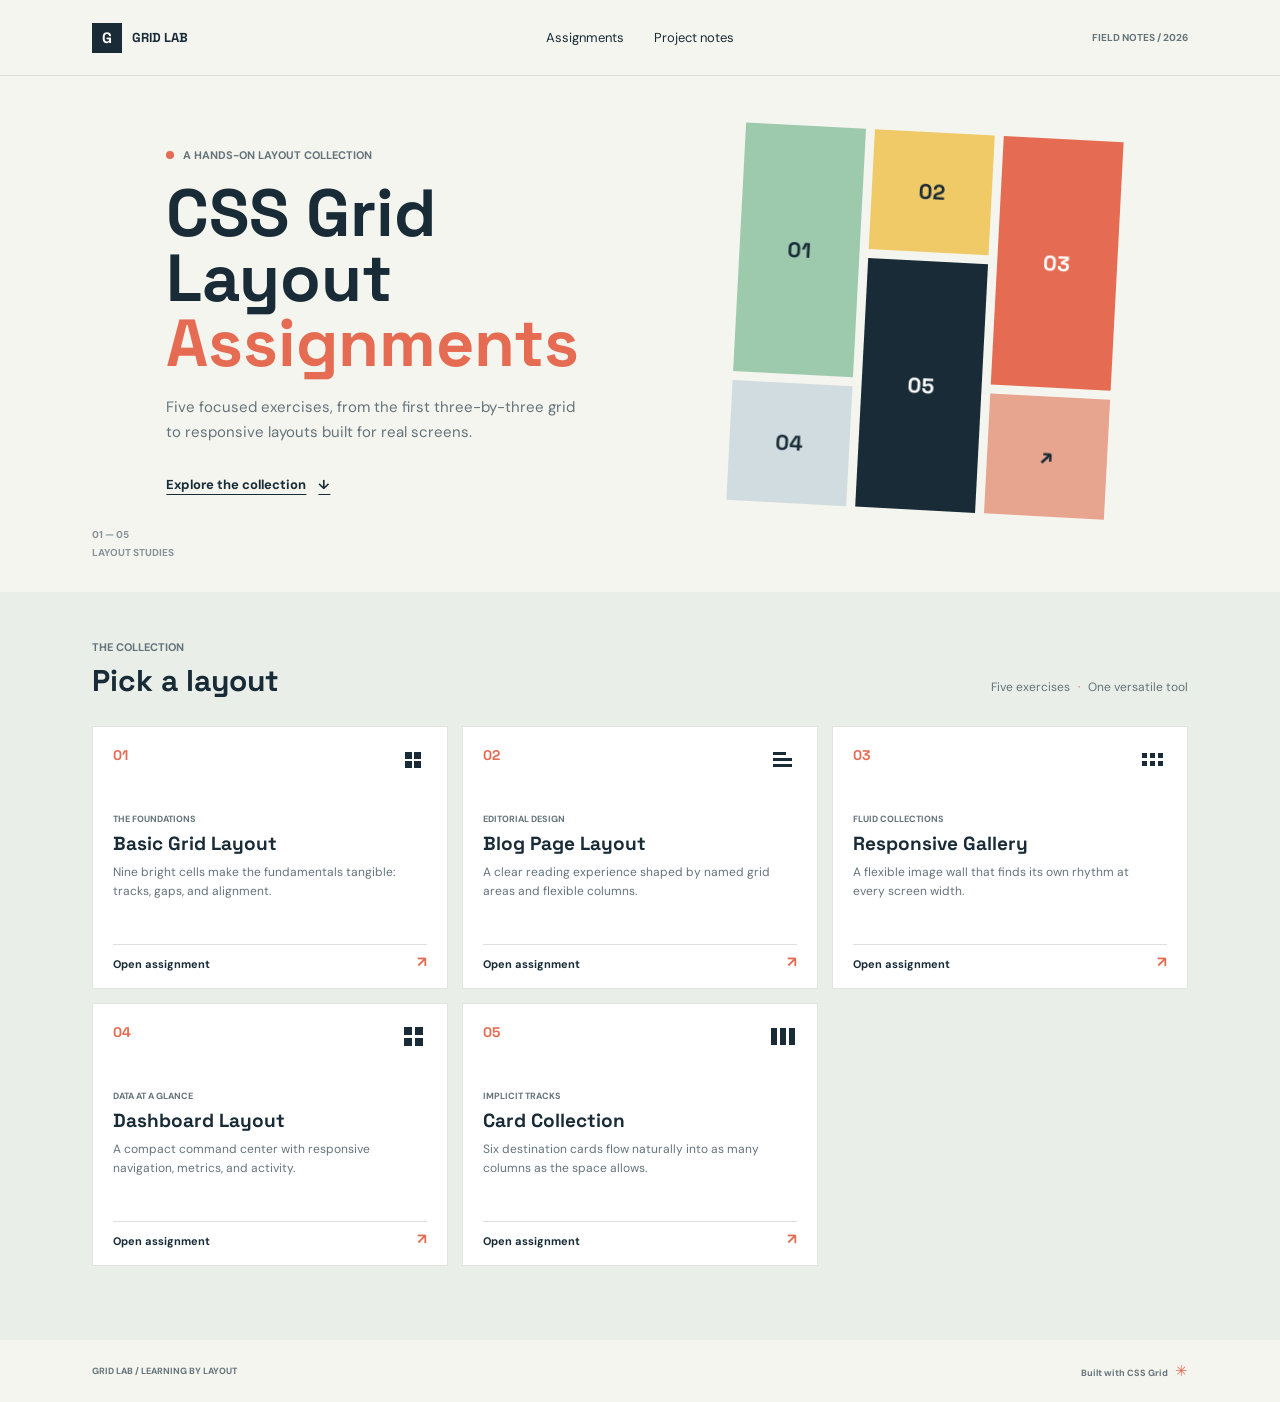
<file: index.html>
<!doctype html>
<html lang="en">
<head>
  <meta charset="utf-8">
  <meta name="viewport" content="width=device-width, initial-scale=1">
  <meta name="description" content="Five practical, responsive CSS Grid layout assignments.">
  <title>CSS Grid Layout Assignments</title>
  <link rel="preconnect" href="https://fonts.googleapis.com">
  <link rel="preconnect" href="https://fonts.gstatic.com" crossorigin>
  <link href="https://fonts.googleapis.com/css2?family=DM+Sans:wght@400;500;600;700&family=Space+Grotesk:wght@500;600;700&display=swap" rel="stylesheet">
  <link rel="stylesheet" href="style.css">
</head>
<body>
  <header class="topbar">
    <a class="wordmark" href="index.html" aria-label="Grid Lab home"><span class="mark" aria-hidden="true">G</span> GRID LAB</a>
    <nav aria-label="Main navigation">
      <a href="#assignments">Assignments</a>
      <a href="README.md">Project notes</a>
    </nav>
    <span class="edition">FIELD NOTES / 2026</span>
  </header>

  <main>
    <section class="intro" aria-labelledby="page-title">
      <div class="intro-copy">
        <p class="eyebrow"><span></span> A hands-on layout collection</p>
        <h1 id="page-title">CSS Grid Layout<br><em>Assignments</em></h1>
        <p class="intro-text">Five focused exercises, from the first three-by-three grid to responsive layouts built for real screens.</p>
        <a class="text-link" href="#assignments">Explore the collection <span aria-hidden="true">↓</span></a>
      </div>
      <div class="grid-art" aria-hidden="true">
        <div class="art-cell art-a">01</div><div class="art-cell art-b">02</div><div class="art-cell art-c">03</div>
        <div class="art-cell art-d">04</div><div class="art-cell art-e">05</div><div class="art-cell art-f">↗</div>
      </div>
      <div class="intro-index" aria-hidden="true">01 — 05<br>LAYOUT STUDIES</div>
    </section>

    <section class="assignment-section" id="assignments" aria-labelledby="assignment-heading">
      <div class="section-heading">
        <div><p class="eyebrow">The collection</p><h2 id="assignment-heading">Pick a layout</h2></div>
        <p>Five exercises <span>·</span> One versatile tool</p>
      </div>
      <div class="assignment-grid">
        <article class="assignment-card card-01">
          <div class="card-top"><span class="number">01</span><span class="card-icon icon-grid" aria-hidden="true"><i></i><i></i><i></i><i></i></span></div>
          <div><p class="card-label">THE FOUNDATIONS</p><h3>Basic Grid Layout</h3><p class="card-description">Nine bright cells make the fundamentals tangible: tracks, gaps, and alignment.</p></div>
          <a class="card-link" href="assignment-1/index.html">Open assignment <span aria-hidden="true">↗</span></a>
        </article>
        <article class="assignment-card card-02">
          <div class="card-top"><span class="number">02</span><span class="card-icon icon-article" aria-hidden="true"><i></i><i></i><i></i></span></div>
          <div><p class="card-label">EDITORIAL DESIGN</p><h3>Blog Page Layout</h3><p class="card-description">A clear reading experience shaped by named grid areas and flexible columns.</p></div>
          <a class="card-link" href="assignment-2/index.html">Open assignment <span aria-hidden="true">↗</span></a>
        </article>
        <article class="assignment-card card-03">
          <div class="card-top"><span class="number">03</span><span class="card-icon icon-gallery" aria-hidden="true"><i></i><i></i><i></i><i></i><i></i><i></i></span></div>
          <div><p class="card-label">FLUID COLLECTIONS</p><h3>Responsive Gallery</h3><p class="card-description">A flexible image wall that finds its own rhythm at every screen width.</p></div>
          <a class="card-link" href="assignment-3/index.html">Open assignment <span aria-hidden="true">↗</span></a>
        </article>
        <article class="assignment-card card-04">
          <div class="card-top"><span class="number">04</span><span class="card-icon icon-dashboard" aria-hidden="true"><i></i><i></i><i></i><i></i></span></div>
          <div><p class="card-label">DATA AT A GLANCE</p><h3>Dashboard Layout</h3><p class="card-description">A compact command center with responsive navigation, metrics, and activity.</p></div>
          <a class="card-link" href="assignment-4/index.html">Open assignment <span aria-hidden="true">↗</span></a>
        </article>
        <article class="assignment-card card-05">
          <div class="card-top"><span class="number">05</span><span class="card-icon icon-cards" aria-hidden="true"><i></i><i></i><i></i></span></div>
          <div><p class="card-label">IMPLICIT TRACKS</p><h3>Card Collection</h3><p class="card-description">Six destination cards flow naturally into as many columns as the space allows.</p></div>
          <a class="card-link" href="assignment-5/index.html">Open assignment <span aria-hidden="true">↗</span></a>
        </article>
      </div>
    </section>
  </main>

  <footer class="site-footer"><span>GRID LAB / LEARNING BY LAYOUT</span><span>Built with CSS Grid <span aria-hidden="true">✳</span></span></footer>
</body>
</html>
</file>
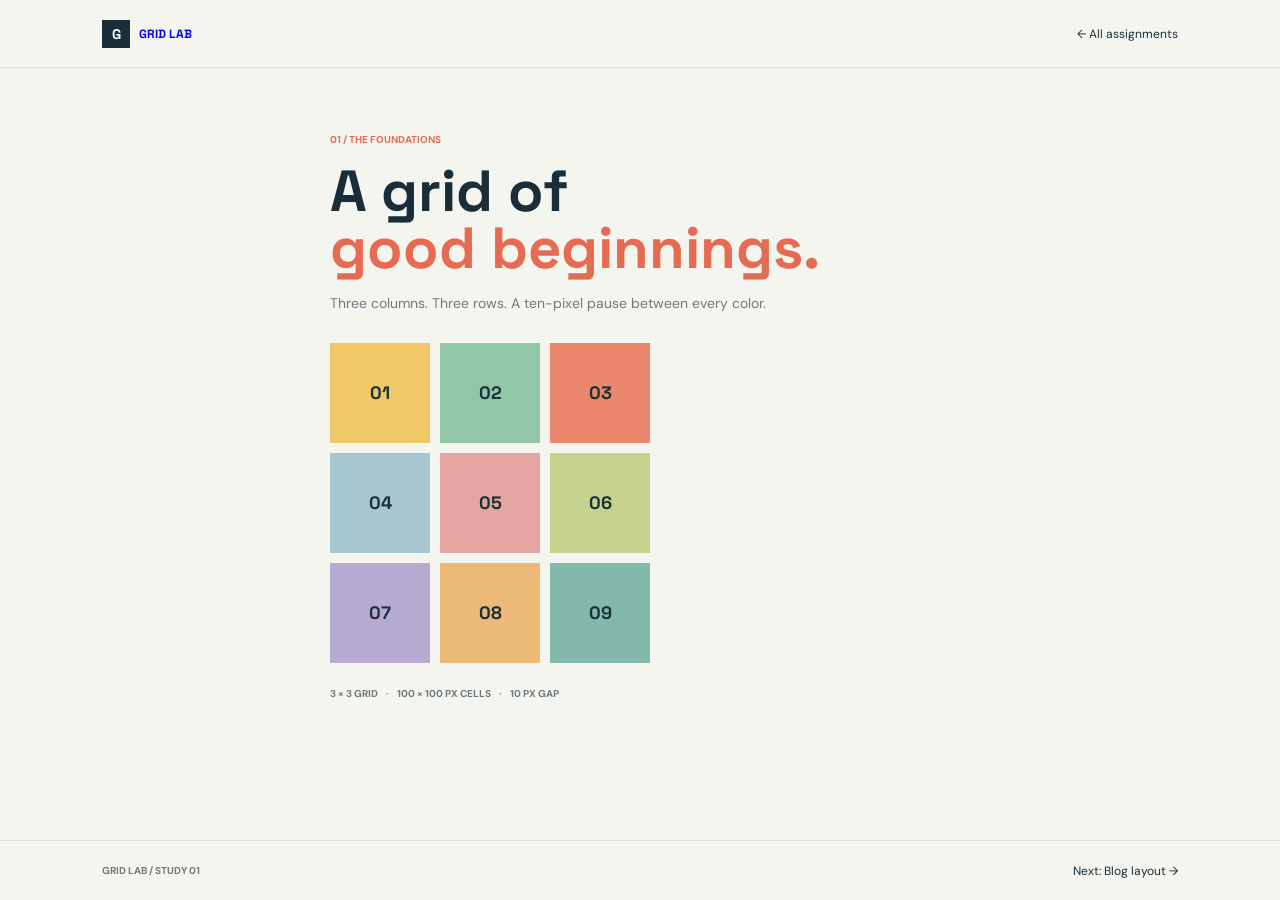
<file: assignment-1/index.html>
<!doctype html>
<html lang="en">
<head>
  <meta charset="utf-8">
  <meta name="viewport" content="width=device-width, initial-scale=1">
  <meta name="description" content="A simple three-by-three CSS Grid with fixed 100 pixel cells.">
  <title>01 — Basic Grid | Grid Lab</title>
  <link rel="preconnect" href="https://fonts.googleapis.com">
  <link href="https://fonts.googleapis.com/css2?family=DM+Sans:wght@400;600;700&family=Space+Grotesk:wght@500;600;700&display=swap" rel="stylesheet">
  <link rel="stylesheet" href="style.css">
</head>
<body>
  <header class="topbar"><a href="../index.html" class="brand"><span>G</span> GRID LAB</a><a class="back-link" href="../index.html">← All assignments</a></header>
  <main>
    <p class="eyebrow">01 / THE FOUNDATIONS</p>
    <h1>A grid of<br><em>good beginnings.</em></h1>
    <p class="description">Three columns. Three rows. A ten-pixel pause between every color.</p>
    <div class="grid-scroll" role="region" aria-label="Three by three CSS Grid of colored cells" tabindex="0">
      <div class="grid">
        <div class="cell cell-1">01</div><div class="cell cell-2">02</div><div class="cell cell-3">03</div>
        <div class="cell cell-4">04</div><div class="cell cell-5">05</div><div class="cell cell-6">06</div>
        <div class="cell cell-7">07</div><div class="cell cell-8">08</div><div class="cell cell-9">09</div>
      </div>
    </div>
    <p class="caption">3 × 3 GRID <span>·</span> 100 × 100 PX CELLS <span>·</span> 10 PX GAP</p>
  </main>
  <footer><span>GRID LAB / STUDY 01</span><a href="../assignment-2/index.html">Next: Blog layout →</a></footer>
</body>
</html>
</file>
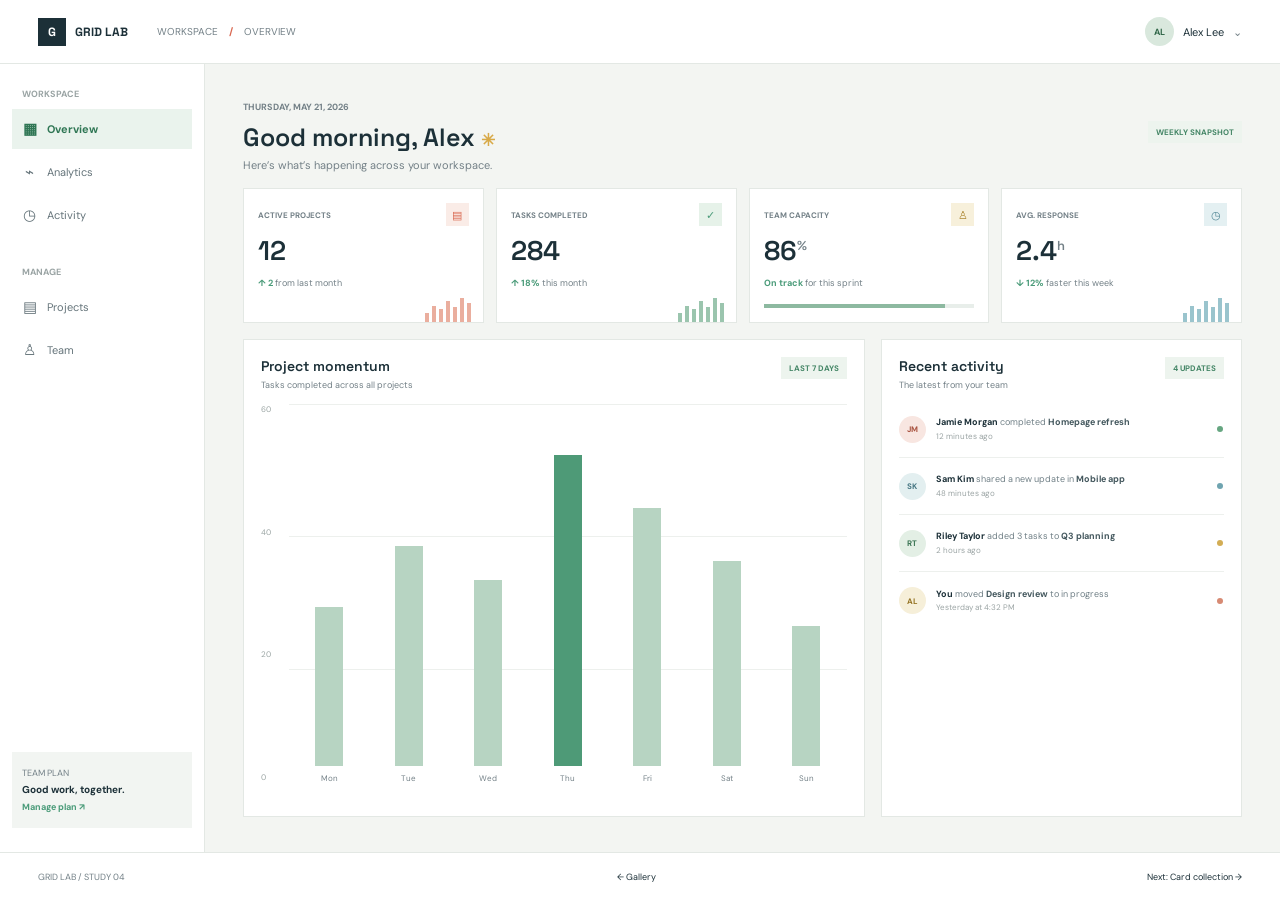
<file: assignment-4/index.html>
<!doctype html>
<html lang="en">
<head>
  <meta charset="utf-8">
  <meta name="viewport" content="width=device-width, initial-scale=1">
  <meta name="description" content="A responsive operations dashboard demonstrating CSS Grid named areas.">
  <title>04 — Overview | Grid Lab</title>
  <link rel="preconnect" href="https://fonts.googleapis.com">
  <link href="https://fonts.googleapis.com/css2?family=DM+Sans:wght@400;500;600;700&family=Space+Grotesk:wght@500;600;700&display=swap" rel="stylesheet">
  <link rel="stylesheet" href="style.css">
</head>
<body class="dashboard">
  <header class="header"><a href="../index.html" class="brand"><span>G</span> GRID LAB</a><p class="workspace">WORKSPACE <b>/</b> OVERVIEW</p><div class="profile"><span class="avatar">AL</span><span>Alex Lee</span><span class="chevron">⌄</span></div></header>
  <nav class="navigation" aria-label="Dashboard navigation"><p class="nav-label">WORKSPACE</p><a class="active" href="#overview"><span class="nav-icon">▦</span> Overview</a><a href="#analytics"><span class="nav-icon">⌁</span> Analytics</a><a href="#activity"><span class="nav-icon">◷</span> Activity</a><p class="nav-label nav-gap">MANAGE</p><a href="#projects"><span class="nav-icon">▤</span> Projects</a><a href="#activity"><span class="nav-icon">♙</span> Team</a><div class="nav-foot">TEAM PLAN<br><strong>Good work, together.</strong><span>Manage plan ↗</span></div></nav>
  <main class="main" id="overview">
    <div class="page-heading"><div><p class="date-label">THURSDAY, MAY 21, 2026</p><h1>Good morning, Alex <span>✳</span></h1><p>Here’s what’s happening across your workspace.</p></div><span class="report-status">WEEKLY SNAPSHOT</span></div>
    <section class="stats" aria-label="Workspace statistics"><article class="stat-card" id="projects"><div><p>ACTIVE PROJECTS</p><span class="stat-icon coral">▤</span></div><strong>12</strong><small><b>↑ 2</b> from last month</small><div class="sparkline coral-line" aria-hidden="true"><i></i><i></i><i></i><i></i><i></i><i></i><i></i></div></article><article class="stat-card"><div><p>TASKS COMPLETED</p><span class="stat-icon green">✓</span></div><strong>284</strong><small><b>↑ 18%</b> this month</small><div class="sparkline green-line" aria-hidden="true"><i></i><i></i><i></i><i></i><i></i><i></i><i></i></div></article><article class="stat-card"><div><p>TEAM CAPACITY</p><span class="stat-icon yellow">♙</span></div><strong>86<sup>%</sup></strong><small><b>On track</b> for this sprint</small><div class="capacity"><span></span></div></article><article class="stat-card"><div><p>AVG. RESPONSE</p><span class="stat-icon blue">◷</span></div><strong>2.4<sup>h</sup></strong><small><b>↓ 12%</b> faster this week</small><div class="sparkline blue-line" aria-hidden="true"><i></i><i></i><i></i><i></i><i></i><i></i><i></i></div></article></section>
    <section class="panel chart-panel" id="analytics"><div class="panel-heading"><div><h2>Project momentum</h2><p>Tasks completed across all projects</p></div><span class="panel-note">LAST 7 DAYS</span></div><div class="chart" role="img" aria-label="Bar chart showing weekly tasks completed, peaking at 48 on Thursday"><div class="y-labels"><span>60</span><span>40</span><span>20</span><span>0</span></div><div class="bars"><div class="bar-wrap"><i style="--height:42%"></i><span>Mon</span></div><div class="bar-wrap"><i style="--height:58%"></i><span>Tue</span></div><div class="bar-wrap"><i style="--height:49%"></i><span>Wed</span></div><div class="bar-wrap"><i class="highlight" style="--height:82%"></i><span>Thu</span></div><div class="bar-wrap"><i style="--height:68%"></i><span>Fri</span></div><div class="bar-wrap"><i style="--height:54%"></i><span>Sat</span></div><div class="bar-wrap"><i style="--height:37%"></i><span>Sun</span></div></div></div></section>
    <aside class="panel activity-panel" id="activity"><div class="panel-heading"><div><h2>Recent activity</h2><p>The latest from your team</p></div><span class="panel-note">4 UPDATES</span></div><ul class="activity-list"><li><span class="person p-coral">JM</span><p><strong>Jamie Morgan</strong> completed <b>Homepage refresh</b><small>12 minutes ago</small></p><span class="activity-dot done"></span></li><li><span class="person p-blue">SK</span><p><strong>Sam Kim</strong> shared a new update in <b>Mobile app</b><small>48 minutes ago</small></p><span class="activity-dot update"></span></li><li><span class="person p-green">RT</span><p><strong>Riley Taylor</strong> added 3 tasks to <b>Q3 planning</b><small>2 hours ago</small></p><span class="activity-dot task"></span></li><li><span class="person p-yellow">AL</span><p><strong>You</strong> moved <b>Design review</b> to in progress<small>Yesterday at 4:32 PM</small></p><span class="activity-dot review"></span></li></ul></aside>
  </main>
  <footer class="footer"><span>GRID LAB / STUDY 04</span><a href="../assignment-3/index.html">← Gallery</a><a href="../assignment-5/index.html">Next: Card collection →</a></footer>
</body>
</html>
</file>
<file: style.css>
:root {
  color-scheme: light;
  --ink: #182b36;
  --muted: #64737a;
  --paper: #f5f5ef;
  --line: #dce1dc;
  --coral: #e56c52;
  --green: #9dc9ac;
  --yellow: #f1ca68;
  font-family: "DM Sans", sans-serif;
  font-synthesis: none;
  text-rendering: optimizeLegibility;
}

* { box-sizing: border-box; }
html { scroll-behavior: smooth; }
body { margin: 0; background: var(--paper); color: var(--ink); }
a { color: inherit; }
.topbar { min-height: 76px; padding: 0 7.2%; display: flex; align-items: center; justify-content: space-between; border-bottom: 1px solid var(--line); }
.wordmark { display: inline-flex; gap: 10px; align-items: center; font: 700 13px "Space Grotesk", sans-serif; letter-spacing: 0; text-decoration: none; }
.mark { display: grid; width: 30px; aspect-ratio: 1; place-items: center; background: var(--ink); color: white; font-size: 15px; }
.topbar nav { display: flex; gap: 30px; font-size: 13px; }
.topbar nav a { text-decoration: none; }
.topbar nav a:hover, .text-link:hover { color: var(--coral); }
.edition, .intro-index, .card-label, .site-footer { font-size: 10px; font-weight: 700; letter-spacing: 0; }
.edition { color: var(--muted); }
.intro { min-height: 475px; position: relative; display: grid; grid-template-columns: minmax(0, 1fr) minmax(300px, .75fr); align-items: center; gap: 7%; padding: 56px 13% 82px; overflow: hidden; }
.intro-copy { position: relative; z-index: 1; max-width: 590px; }
/* A responsive two-track hero pairs the introduction with its decorative grid. */
.eyebrow { display: flex; align-items: center; gap: 9px; color: var(--muted); font-size: 11px; font-weight: 700; text-transform: uppercase; }
.eyebrow span { width: 8px; height: 8px; background: var(--coral); border-radius: 50%; }
h1, h2, h3, p { margin-top: 0; }
h1, h2, h3 { font-family: "Space Grotesk", sans-serif; }
h1 { margin: 19px 0 18px; font-size: clamp(42px, 5.2vw, 70px); line-height: .98; letter-spacing: 0; }
h1 em { color: var(--coral); font-style: normal; }
.intro-text { max-width: 410px; color: var(--muted); font-size: 15px; line-height: 1.7; }
.text-link { display: inline-flex; align-items: center; gap: 12px; margin-top: 15px; color: var(--ink); font-size: 13px; font-weight: 700; text-decoration-thickness: 1px; text-underline-offset: 5px; }
.grid-art { width: min(100%, 380px); aspect-ratio: 1; justify-self: center; display: grid; grid-template-columns: repeat(3, 1fr); grid-template-rows: repeat(3, 1fr); gap: 9px; transform: rotate(3deg); }
.art-cell { display: grid; place-items: center; font: 700 21px "Space Grotesk", sans-serif; animation: appear .5s both; }
.art-a { grid-area: 1 / 1 / 3 / 2; background: var(--green); animation-delay: .05s; }
.art-b { background: var(--yellow); animation-delay: .1s; }
.art-c { grid-area: 1 / 3 / 3 / 4; background: var(--coral); color: white; animation-delay: .15s; }
.art-d { background: #d1dce0; animation-delay: .2s; }
.art-e { grid-area: 2 / 2 / 4 / 3; background: var(--ink); color: white; animation-delay: .25s; }
.art-f { background: #e7a48f; animation-delay: .3s; }
.intro-index { position: absolute; bottom: 30px; left: 7.2%; color: #869198; line-height: 1.8; }
.assignment-section { padding: 48px 7.2% 74px; background: #e9eee9; }
.section-heading { display: flex; align-items: end; justify-content: space-between; gap: 20px; margin-bottom: 26px; }
.section-heading .eyebrow { margin-bottom: 7px; }
h2 { margin-bottom: 0; font-size: 30px; letter-spacing: 0; }
.section-heading > p { margin: 0 0 5px; color: var(--muted); font-size: 12px; }
.section-heading > p span { padding: 0 5px; color: var(--coral); }
.assignment-grid { display: grid; grid-template-columns: repeat(3, minmax(0, 1fr)); gap: 14px; }
.assignment-card { min-height: 263px; padding: 19px 20px 17px; display: flex; flex-direction: column; justify-content: space-between; background: #fff; border: 1px solid #e1e5df; transition: transform .2s ease, box-shadow .2s ease; }
.assignment-card:hover { transform: translateY(-4px); box-shadow: 0 12px 24px #182b3610; }
.card-top { display: flex; align-items: start; justify-content: space-between; }
.number { color: var(--coral); font: 700 14px "Space Grotesk", sans-serif; }
.card-icon { width: 28px; height: 28px; display: grid; place-content: center; gap: 2px; }
.card-icon i { display: block; background: var(--ink); }
.icon-grid { grid-template-columns: repeat(2, 7px); grid-template-rows: repeat(2, 7px); }
.icon-grid i { width: 7px; height: 7px; }
.icon-article { gap: 3px; }
.icon-article i { width: 19px; height: 3px; }
.icon-article i:first-child { width: 13px; }
.icon-gallery { grid-template-columns: repeat(3, 5px); grid-template-rows: repeat(2, 5px); gap: 3px; }
.icon-gallery i { width: 5px; height: 5px; }
.icon-dashboard { grid-template-columns: repeat(2, 8px); grid-template-rows: repeat(2, 8px); gap: 3px; }
.icon-dashboard i { width: 8px; height: 8px; }
.icon-cards { grid-template-columns: repeat(3, 6px); gap: 3px; }
.icon-cards i { width: 6px; height: 17px; }
.card-label { margin: 11px 0 6px; color: var(--muted); font-size: 9px; }
.assignment-card h3 { margin-bottom: 7px; font-size: 19px; }
.card-description { max-width: 290px; margin-bottom: 14px; color: var(--muted); font-size: 12px; line-height: 1.55; }
.card-link { display: flex; justify-content: space-between; padding-top: 12px; border-top: 1px solid var(--line); font-size: 11px; font-weight: 700; text-decoration: none; }
.card-link span { color: var(--coral); font-size: 15px; line-height: 10px; }
.site-footer { min-height: 62px; padding: 15px 7.2%; display: flex; align-items: center; justify-content: space-between; color: var(--muted); font-size: 9px; }
.site-footer span span { padding-left: 5px; color: var(--coral); font-size: 15px; }
@keyframes appear { from { opacity: 0; transform: translateY(8px); } to { opacity: 1; transform: translateY(0); } }
@media (max-width: 760px) {
  .topbar { min-height: 64px; padding: 0 5%; }
  .topbar nav { gap: 15px; }
  .edition { display: none; }
  .intro { min-height: auto; grid-template-columns: 1fr; gap: 34px; padding: 55px 8% 75px; }
  .grid-art { width: min(75%, 310px); }
  .intro-index { left: 8%; bottom: 20px; }
  .assignment-section { padding: 40px 5% 50px; }
  .assignment-grid { grid-template-columns: repeat(2, minmax(0, 1fr)); }
}
@media (max-width: 480px) {
  .topbar nav { font-size: 12px; }
  .section-heading { align-items: start; flex-direction: column; gap: 9px; }
  .assignment-grid { grid-template-columns: 1fr; }
  .assignment-card { min-height: 230px; }
  .site-footer { gap: 10px; align-items: start; flex-direction: column; }
}
@media (prefers-reduced-motion: reduce) { *, *::before, *::after { scroll-behavior: auto !important; animation-duration: .01ms !important; transition-duration: .01ms !important; } }
</file>
<file: assignment-1/style.css>
:root { color-scheme: light; --ink: #192e39; --muted: #6d7a80; --paper: #f5f5ef; --coral: #e56c52; font-family: "DM Sans", sans-serif; }
* { box-sizing: border-box; }
body { min-height: 100vh; margin: 0; display: flex; flex-direction: column; background: var(--paper); color: var(--ink); }
.topbar, footer { min-height: 68px; padding: 0 8%; display: flex; align-items: center; justify-content: space-between; border-bottom: 1px solid #dfe3dd; }
.brand { display: inline-flex; align-items: center; gap: 9px; font: 700 12px "Space Grotesk", sans-serif; text-decoration: none; }
.brand span { display: grid; width: 28px; aspect-ratio: 1; place-items: center; background: var(--ink); color: white; font-size: 14px; }
.back-link, footer a { color: var(--ink); font-size: 12px; text-decoration: none; }
main { flex: 1; width: min(100% - 40px, 620px); margin: auto; padding: 55px 0 48px; }
.eyebrow, .caption, footer span { color: var(--muted); font-size: 10px; font-weight: 700; letter-spacing: 0; }
.eyebrow { margin-bottom: 17px; color: var(--coral); }
h1 { margin: 0; font: 700 clamp(38px, 8vw, 58px)/.98 "Space Grotesk", sans-serif; }
h1 em { color: var(--coral); font-style: normal; }
.description { margin: 17px 0 30px; color: var(--muted); font-size: 14px; }
.grid-scroll { overflow-x: auto; padding: 1px 0 8px; }
/* Explicit tracks keep every exercise cell exactly 100px square. */
.grid { width: max-content; display: grid; grid-template-columns: repeat(3, 100px); grid-template-rows: repeat(3, 100px); gap: 10px; }
.cell { display: grid; width: 100px; height: 100px; place-items: center; color: #19313a; font: 700 18px "Space Grotesk", sans-serif; transition: transform .18s ease; }
.cell:hover { transform: scale(1.05); }
.cell-1 { background: #f0c868; }.cell-2 { background: #91c6a6; }.cell-3 { background: #eb876b; }
.cell-4 { background: #a7c7d0; }.cell-5 { background: #e5a5a1; }.cell-6 { background: #c6d38e; }
.cell-7 { background: #b6a9d2; }.cell-8 { background: #edb979; }.cell-9 { background: #83b9aa; }
.caption { margin-top: 16px; }
.caption span { padding: 0 6px; color: var(--coral); }
footer { min-height: 60px; border-top: 1px solid #dfe3dd; border-bottom: 0; }
footer a:hover, .back-link:hover { color: var(--coral); }
@media (max-width: 480px) { .topbar, footer { padding: 0 5%; } main { padding-top: 43px; } .caption { line-height: 1.8; } }
@media (prefers-reduced-motion: reduce) { *, *::before, *::after { transition-duration: .01ms !important; } }
</file>
<file: assignment-4/style.css>
:root { color-scheme: light; --ink: #1c3038; --muted: #738087; --paper: #f3f5f2; --line: #e3e8e4; --green: #4a9b79; --coral: #d96851; font-family: "DM Sans", sans-serif; }
* { box-sizing: border-box; }
body { margin: 0; background: var(--paper); color: var(--ink); }
.dashboard { min-height: 100vh; display: grid; grid-template-columns: 205px minmax(0, 1fr); grid-template-rows: 64px 1fr 48px; grid-template-areas: "header header" "nav main" "footer footer"; }
/* The dashboard shell collapses to one named column on mobile. */
.header { grid-area: header; display: flex; align-items: center; justify-content: space-between; padding: 0 3%; background: #fff; border-bottom: 1px solid var(--line); }
.brand { display: inline-flex; align-items: center; gap: 9px; color: var(--ink); font: 700 12px "Space Grotesk", sans-serif; text-decoration: none; }.brand > span { display: grid; width: 28px; aspect-ratio: 1; place-items: center; background: var(--ink); color: white; }
.workspace { margin: 0 0 0 12px; margin-right: auto; padding-left: 17px; color: var(--muted); font-size: 10px; }.workspace b { padding: 0 8px; color: var(--coral); }
.profile { display: flex; align-items: center; gap: 9px; font-size: 11px; }.avatar { width: 29px; aspect-ratio: 1; display: grid; place-items: center; border-radius: 50%; background: #d9e8dd; color: #316749; font-size: 9px; font-weight: 700; }.chevron { color: var(--muted); }
.navigation { grid-area: nav; padding: 24px 12px; display: flex; flex-direction: column; background: #fff; border-right: 1px solid var(--line); }.nav-label { margin: 0 0 9px 10px; color: #9aa4a4; font-size: 9px; font-weight: 700; }.navigation > a { display: flex; align-items: center; gap: 10px; margin-bottom: 3px; padding: 10px; color: #65747a; font-size: 11px; text-decoration: none; }.navigation > a.active { background: #eaf3ed; color: #2f7654; font-weight: 700; }.navigation > a:hover { background: #f2f5f2; }.nav-icon { width: 15px; text-align: center; font-size: 15px; }.nav-gap { margin-top: 28px; }
.nav-foot { margin-top: auto; padding: 13px 10px; background: #f2f5f2; color: var(--muted); font-size: 9px; line-height: 1.8; }.nav-foot strong { display: block; color: var(--ink); font-size: 10px; }.nav-foot span { color: var(--green); font-weight: 700; }
.main { grid-area: main; min-width: 0; padding: 28px 3.5% 35px; display: grid; grid-template-columns: minmax(0, 1.55fr) minmax(250px, .9fr); grid-template-rows: auto auto minmax(250px, 1fr); gap: 16px; }
.page-heading { grid-column: 1 / -1; display: flex; align-items: center; justify-content: space-between; }.date-label { margin-bottom: 8px; color: var(--muted); font-size: 9px; font-weight: 700; }.page-heading h1 { margin: 0 0 5px; font: 600 25px "Space Grotesk", sans-serif; }.page-heading h1 span { color: #d8a947; font-size: 17px; }.page-heading > div > p:last-child { margin: 0; color: var(--muted); font-size: 11px; }
.report-status, .panel-note { padding: 6px 8px; background: #edf4ee; color: #438565; font-size: 8px; font-weight: 700; white-space: nowrap; }
.stats { grid-column: 1 / -1; display: grid; grid-template-columns: repeat(4, minmax(0, 1fr)); gap: 12px; }.stat-card { min-width: 0; min-height: 135px; position: relative; overflow: hidden; padding: 14px; background: #fff; border: 1px solid var(--line); }.stat-card > div:first-child { display: flex; justify-content: space-between; align-items: center; }.stat-card > div:first-child p { margin: 0; color: var(--muted); font-size: 8px; font-weight: 700; }.stat-icon { width: 23px; height: 23px; display: grid; place-items: center; font-size: 11px; }.coral { color: var(--coral); background: #faece7; }.green { color: var(--green); background: #e6f2e9; }.yellow { color: #a88028; background: #f7f0db; }.blue { color: #4f8593; background: #e4f0f2; }.stat-card > strong { display: block; margin: 7px 0 2px; font: 600 27px "Space Grotesk", sans-serif; }.stat-card sup { color: var(--muted); font-size: 13px; }.stat-card small { color: var(--muted); font-size: 9px; }.stat-card small b { color: var(--green); }
.sparkline { position: absolute; bottom: 0; right: 12px; height: 27px; display: flex; align-items: end; gap: 3px; opacity: .8; }.sparkline i { width: 4px; height: 35%; background: var(--line-color); }.sparkline i:nth-child(2) { height: 61%; }.sparkline i:nth-child(3) { height: 47%; }.sparkline i:nth-child(4) { height: 77%; }.sparkline i:nth-child(5) { height: 54%; }.sparkline i:nth-child(6) { height: 88%; }.sparkline i:nth-child(7) { height: 69%; }.coral-line { --line-color: #e69b87; }.green-line { --line-color: #83b79b; }.blue-line { --line-color: #82b6c1; }.capacity { height: 4px; margin-top: 13px; background: #e8eeea; }.capacity span { display: block; width: 86%; height: 100%; background: #8db9a0; }
.panel { min-width: 0; padding: 17px; background: #fff; border: 1px solid var(--line); }.chart-panel { grid-column: 1; }.activity-panel { grid-column: 2; }.panel-heading { display: flex; align-items: start; justify-content: space-between; gap: 10px; }.panel-heading h2 { margin: 0 0 4px; font: 600 14px "Space Grotesk", sans-serif; }.panel-heading p { margin: 0; color: var(--muted); font-size: 9px; }
.chart { height: calc(100% - 45px); min-height: 180px; margin-top: 13px; display: grid; grid-template-columns: 20px 1fr; gap: 8px; }.y-labels { display: flex; flex-direction: column; justify-content: space-between; padding: 0 0 19px; color: #9ca6a5; font-size: 8px; }.bars { position: relative; display: grid; grid-template-columns: repeat(7, 1fr); align-items: end; gap: 8px; padding: 0 5px 18px; background: repeating-linear-gradient(to top, transparent 0, transparent calc(33.333% - 1px), #edf0ed calc(33.333% - 1px), #edf0ed 33.333%); }.bar-wrap { height: 100%; display: flex; flex-direction: column; justify-content: end; align-items: center; gap: 7px; color: var(--muted); font-size: 8px; }.bar-wrap i { width: min(65%, 28px); height: var(--height); background: #b7d4c2; }.bar-wrap i.highlight { background: #4e9a77; }
.activity-list { margin: 10px 0 0; padding: 0; list-style: none; }.activity-list li { min-height: 57px; display: grid; grid-template-columns: 28px minmax(0, 1fr) 7px; align-items: center; gap: 9px; border-bottom: 1px solid #edf0ed; }.activity-list li:last-child { border-bottom: 0; }.person { width: 27px; aspect-ratio: 1; display: grid; place-items: center; border-radius: 50%; font-size: 8px; font-weight: 700; }.p-coral { background: #f8e6e1; color: #a95340; }.p-blue { background: #e3eff0; color: #467682; }.p-green { background: #e3efe5; color: #3a7453; }.p-yellow { background: #f6efd9; color: #947323; }.activity-list p { min-width: 0; margin: 0; color: #718087; font-size: 9px; line-height: 1.5; }.activity-list p strong { color: var(--ink); }.activity-list p b { color: #44585e; }.activity-list small { display: block; color: #9ba4a4; font-size: 8px; }.activity-dot { width: 6px; height: 6px; border-radius: 50%; background: #66a681; }.activity-dot.update { background: #6fa4b0; }.activity-dot.task { background: #d3ad54; }.activity-dot.review { background: #d78a73; }
.footer { grid-area: footer; display: flex; align-items: center; justify-content: space-between; padding: 0 3%; background: #fff; border-top: 1px solid var(--line); color: var(--muted); font-size: 9px; }.footer a { color: var(--ink); text-decoration: none; }.footer a:hover { color: var(--green); }
@media (max-width: 950px) { .dashboard { grid-template-columns: 170px minmax(0, 1fr); }.main { grid-template-columns: 1fr; }.stats { grid-template-columns: repeat(2, minmax(0, 1fr)); }.chart-panel, .activity-panel { grid-column: 1; }.chart-panel { min-height: 285px; }.activity-panel { min-height: 250px; } }
@media (max-width: 620px) { .dashboard { grid-template-columns: minmax(0, 1fr); grid-template-rows: 58px auto 1fr 45px; grid-template-areas: "header" "nav" "main" "footer"; }.header { padding: 0 4%; }.workspace { font-size: 8px; padding-left: 8px; }.profile > span:not(.avatar):not(.chevron) { display: none; }.navigation { padding: 8px 4%; display: flex; flex-direction: row; gap: 3px; overflow-x: auto; border-right: 0; border-bottom: 1px solid var(--line); }.nav-label, .nav-foot { display: none; }.navigation > a { flex: 0 0 auto; gap: 5px; margin: 0; padding: 9px 8px; font-size: 9px; }.nav-icon { font-size: 12px; }.main { padding: 22px 4% 28px; gap: 12px; }.page-heading h1 { font-size: 20px; }.page-heading > div > p:last-child { max-width: 220px; line-height: 1.5; }.export-button { padding: 8px; }.export-button span { display: none; }.stats { gap: 8px; }.stat-card { min-height: 125px; padding: 11px; }.stat-card > div:first-child p { font-size: 7px; }.panel { padding: 13px; }.chart-panel { min-height: 260px; }.footer { padding: 0 4%; font-size: 8px; }.footer span { display: none; } }
@media (prefers-reduced-motion: reduce) { *, *::before, *::after { scroll-behavior: auto !important; } }
</file>
